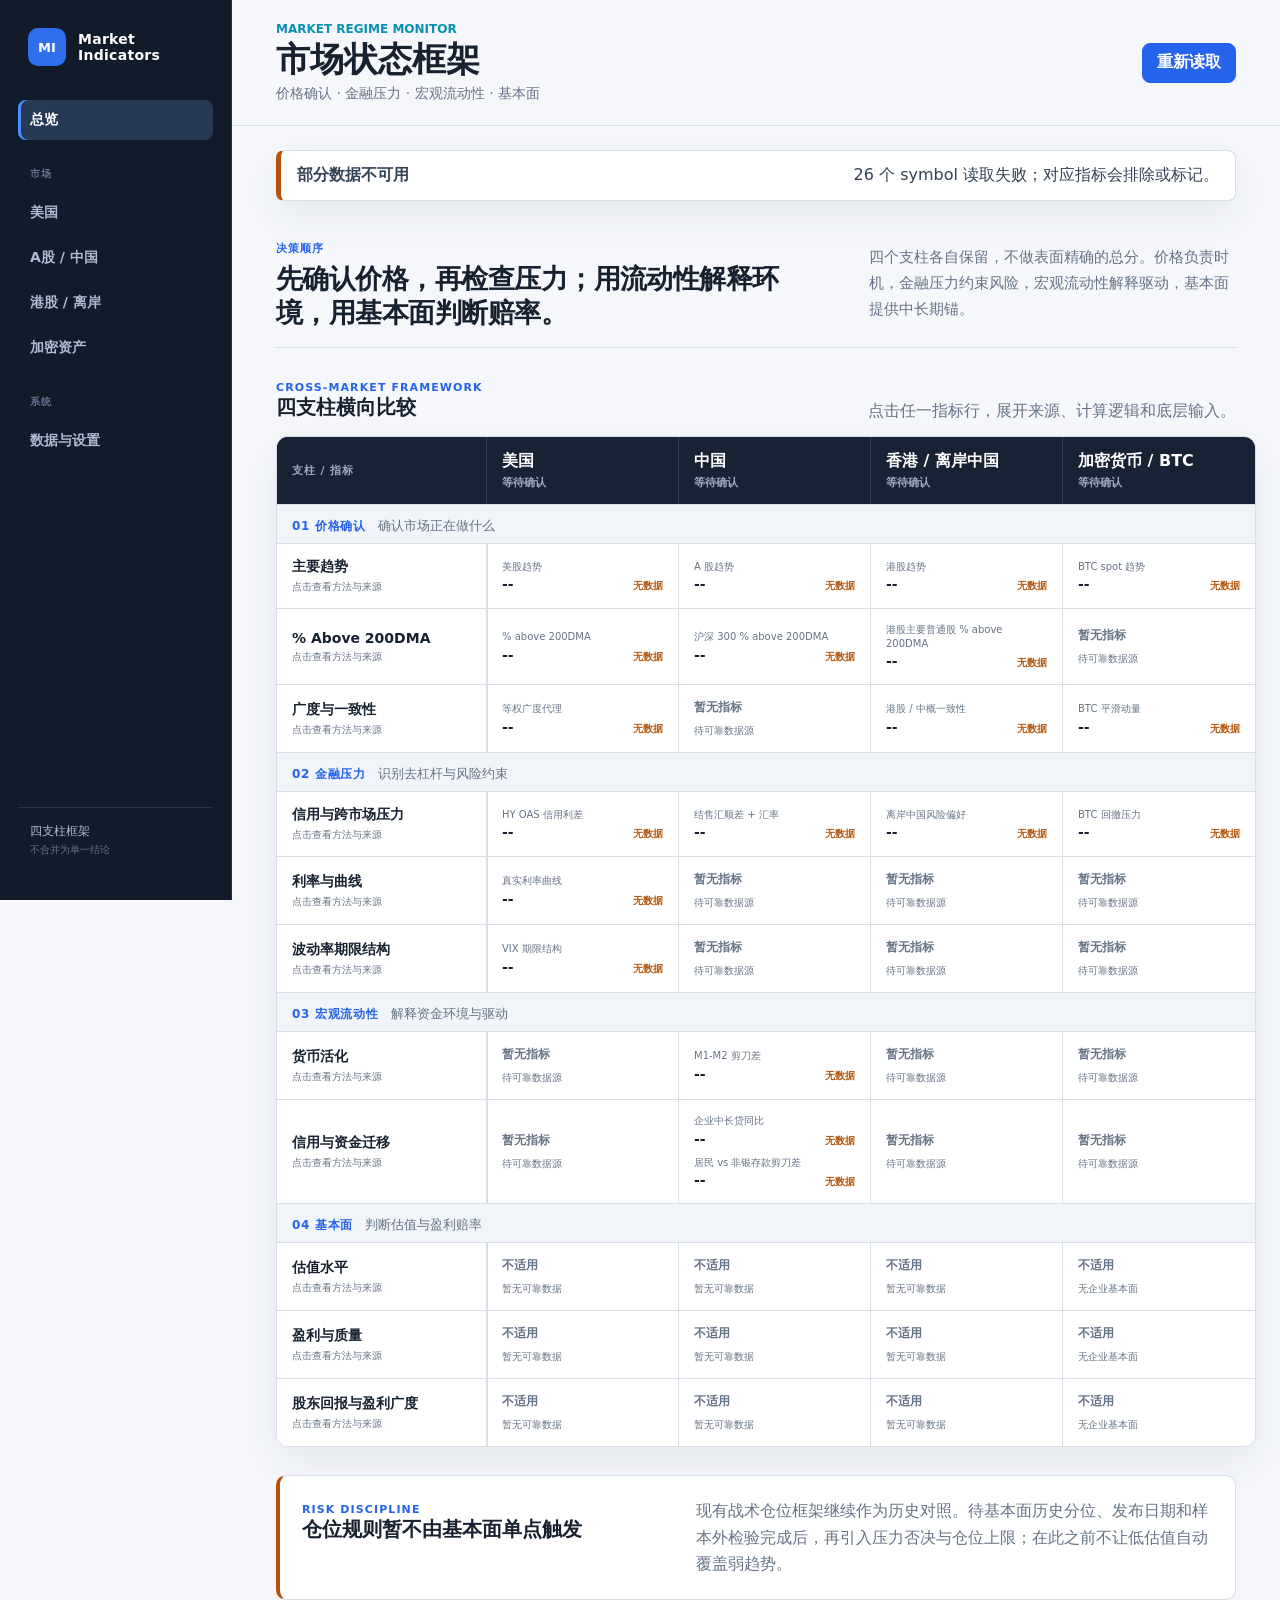
<file: index.html>
<!doctype html>
<html lang="zh-CN">
  <head>
    <meta charset="utf-8" />
    <meta name="viewport" content="width=device-width, initial-scale=1" />
    <title>市场状态框架</title>
    <link rel="stylesheet" href="styles.css" />
  </head>
  <body data-page="dashboard">
    <div class="app-layout">
      <aside class="sidebar">
        <a class="brand" href="index.html"><span>MI</span><strong>Market<br />Indicators</strong></a>
        <nav class="side-nav" aria-label="主要导航">
          <a class="active" href="index.html">总览</a>
          <span class="nav-section">市场</span>
          <a href="us.html">美国</a>
          <a href="china.html">A股 / 中国</a>
          <a href="hong-kong.html">港股 / 离岸</a>
          <a href="crypto.html">加密资产</a>
          <span class="nav-section">系统</span>
          <a href="settings.html">数据与设置</a>
        </nav>
        <div class="sidebar-foot">四支柱框架<br /><small>不合并为单一结论</small></div>
      </aside>

      <div class="app-main">
        <header class="topbar">
          <div>
            <p class="eyebrow">Market regime monitor</p>
            <h1>市场状态框架</h1>
            <p class="topbar-subtitle">价格确认 · 金融压力 · 宏观流动性 · 基本面</p>
          </div>
          <button id="refreshButton" type="button">更新快照</button>
        </header>

        <main class="page-shell">
          <section id="statusBanner" class="status-banner loading compact-banner" aria-live="polite">
            <strong>正在读取最新快照...</strong><span></span>
          </section>

          <section class="framework-intro">
            <div>
              <span class="section-kicker">决策顺序</span>
              <h2>先确认价格，再检查压力；用流动性解释环境，用基本面判断赔率。</h2>
            </div>
            <p>四个支柱各自保留，不做表面精确的总分。价格负责时机，金融压力约束风险，宏观流动性解释驱动，基本面提供中长期锚。</p>
          </section>

          <section class="section-block framework-table-section">
            <div class="section-heading"><div><span class="section-kicker">Cross-market framework</span><h2>四支柱横向比较</h2></div><p>点击任一指标行，展开来源、计算逻辑和底层输入。</p></div>
            <div id="frameworkMatrix" class="framework-matrix" aria-live="polite"></div>
          </section>

          <section class="section-block exposure-note">
            <div><span class="section-kicker">Risk discipline</span><h2>仓位规则暂不由基本面单点触发</h2></div>
            <p>现有战术仓位框架继续作为历史对照。待基本面历史分位、发布日期和样本外检验完成后，再引入压力否决与仓位上限；在此之前不让低估值自动覆盖弱趋势。</p>
          </section>
        </main>
      </div>
    </div>
    <script src="config.js"></script>
    <script type="module" src="app.js"></script>
  </body>
</html>
</file>
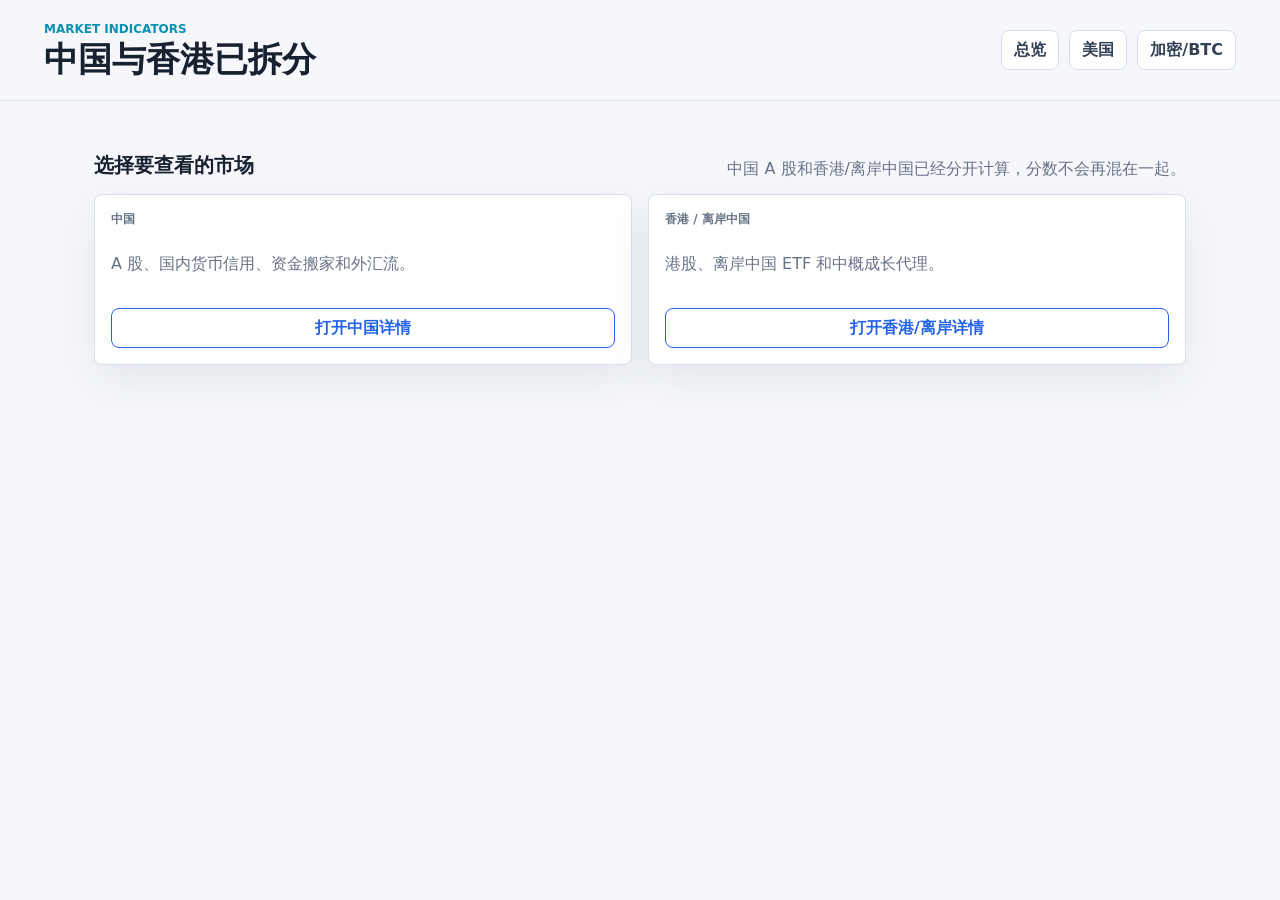
<file: china-hk.html>
<!doctype html>
<html lang="zh-CN">
  <head>
    <meta charset="utf-8" />
    <meta name="viewport" content="width=device-width, initial-scale=1" />
    <title>中国与香港入口 - Market Indicators</title>
    <link rel="stylesheet" href="styles.css" />
  </head>
  <body>
    <header class="topbar">
      <div>
        <p class="eyebrow">Market Indicators</p>
        <h1>中国与香港已拆分</h1>
      </div>
      <div class="topbar-actions">
        <a class="nav-button" href="index.html">总览</a>
        <a class="nav-button" href="us.html">美国</a>
        <a class="nav-button" href="crypto.html">加密/BTC</a>
      </div>
    </header>

    <main class="page-shell detail-page-shell">
      <section class="section-block">
        <div class="section-heading">
          <h2>选择要查看的市场</h2>
          <p>中国 A 股和香港/离岸中国已经分开计算，分数不会再混在一起。</p>
        </div>
        <div class="segments-grid legacy-split-grid">
          <article class="segment-card compact-segment-card">
            <div class="panel-label">中国</div>
            <p class="segment-description">A 股、国内货币信用、资金搬家和外汇流。</p>
            <a class="detail-link" href="china.html">打开中国详情</a>
          </article>
          <article class="segment-card compact-segment-card">
            <div class="panel-label">香港 / 离岸中国</div>
            <p class="segment-description">港股、离岸中国 ETF 和中概成长代理。</p>
            <a class="detail-link" href="hong-kong.html">打开香港/离岸详情</a>
          </article>
        </div>
      </section>
    </main>
  </body>
</html>
</file>
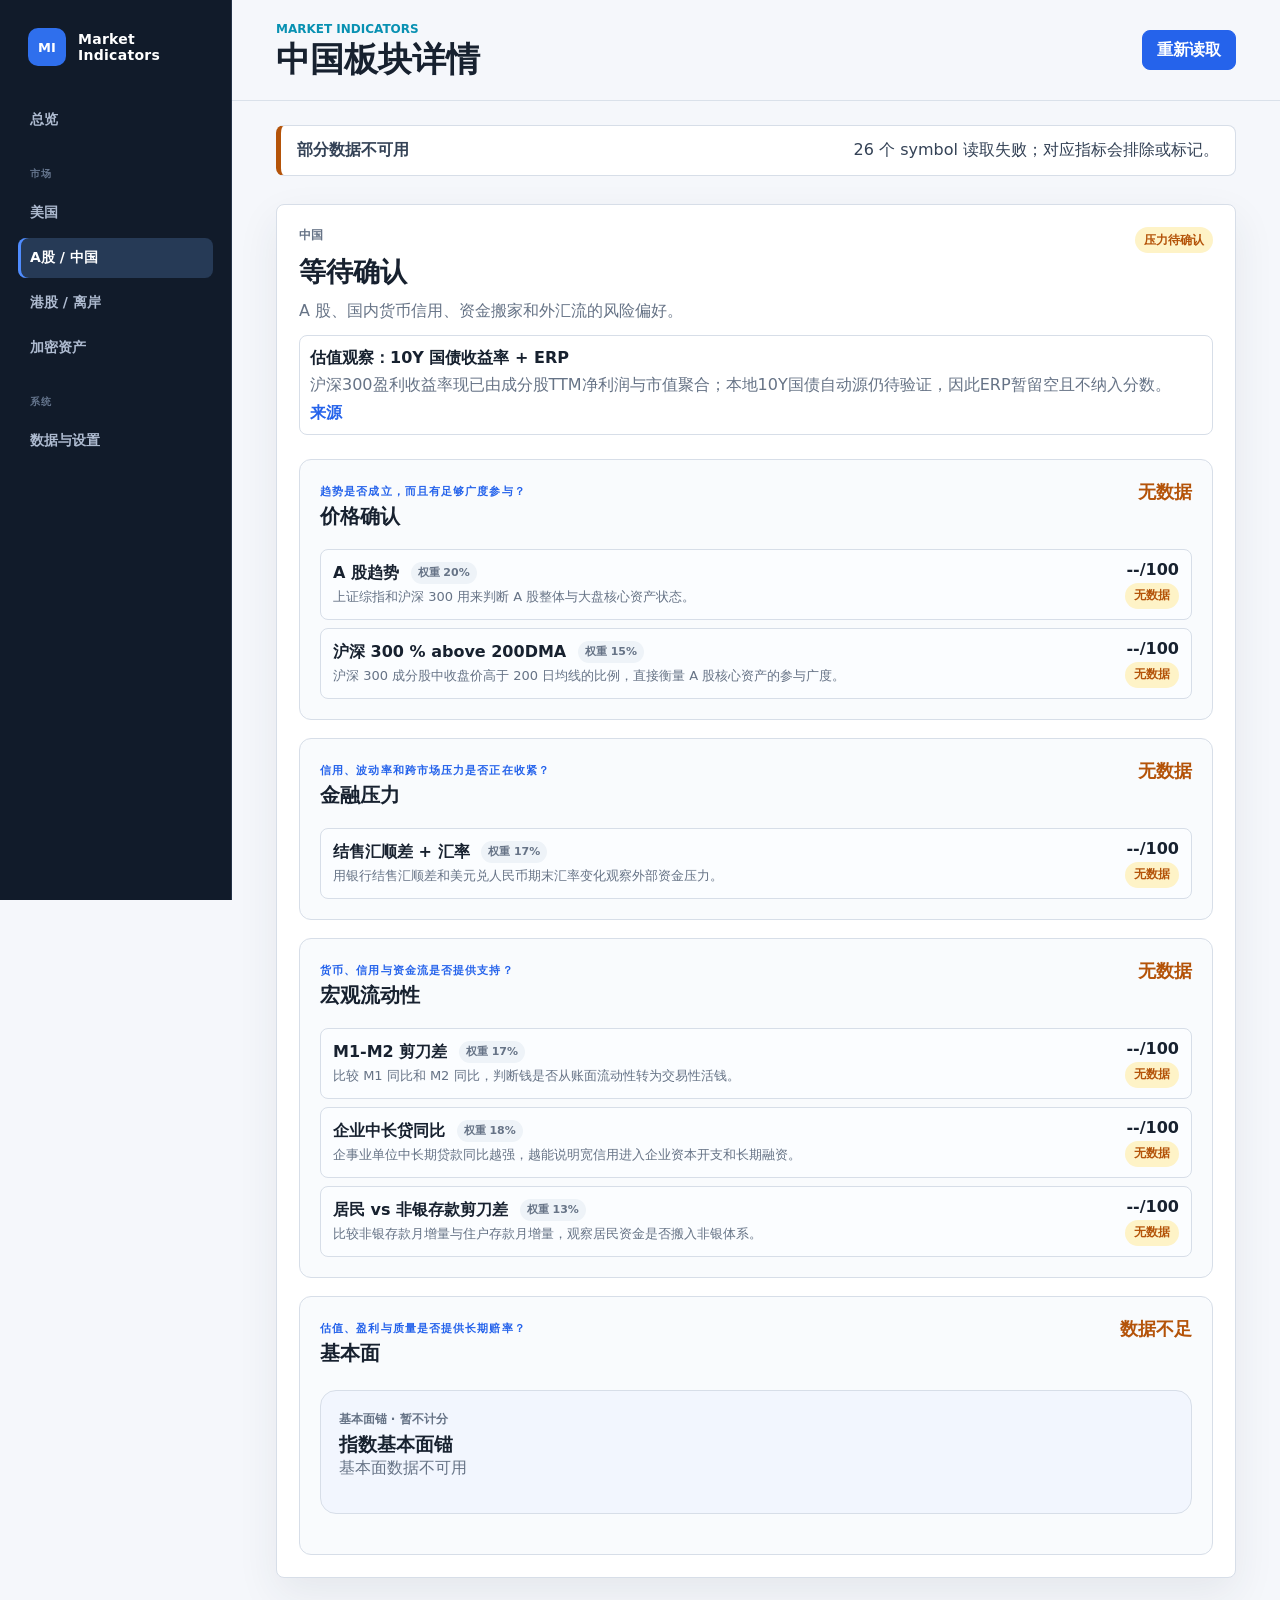
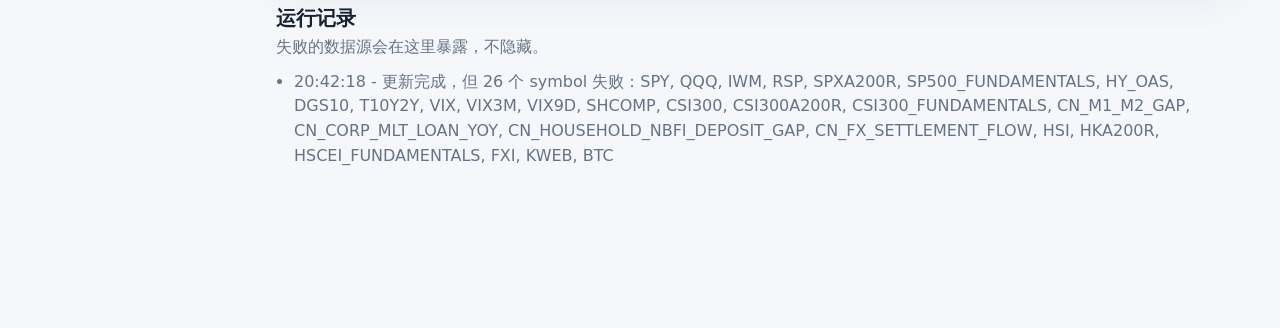
<file: china.html>
<!doctype html>
<html lang="zh-CN">
  <head>
    <meta charset="utf-8" />
    <meta name="viewport" content="width=device-width, initial-scale=1" />
    <title>中国详情 - Market Indicators</title>
    <link rel="stylesheet" href="styles.css" />
  </head>
  <body data-page="segment-detail" data-segment-id="china">
    <header class="topbar">
      <div>
        <p class="eyebrow">Market Indicators</p>
        <h1>中国板块详情</h1>
      </div>
      <div class="topbar-actions">
        <a class="nav-button" href="index.html">总览</a>
        <a class="nav-button" href="us.html">美国</a>
        <a class="nav-button" href="hong-kong.html">香港/离岸</a>
        <a class="nav-button" href="crypto.html">加密/BTC</a>
        <label class="toggle">
          <input id="autoRefreshToggle" type="checkbox" checked />
          <span>自动刷新</span>
        </label>
        <select id="refreshInterval" aria-label="刷新频率">
          <option value="30">30 秒</option>
          <option value="60" selected>60 秒</option>
          <option value="120">2 分钟</option>
          <option value="300">5 分钟</option>
        </select>
        <button id="refreshButton" type="button">刷新</button>
      </div>
    </header>

    <main class="page-shell detail-page-shell">
      <section id="statusBanner" class="status-banner loading" aria-live="polite">
        <strong>正在读取行情...</strong>
        <span>详情页会显示指标公式、权重、原始输入和数据源。</span>
      </section>

      <section class="status-panel detail-status-panel">
        <div class="panel-label">数据状态</div>
        <dl class="status-list">
          <div><dt>来源</dt><dd id="dataSource">--</dd></div>
          <div><dt>最近更新</dt><dd id="lastUpdated">--</dd></div>
          <div><dt>实时性</dt><dd id="realtimeStatus">--</dd></div>
          <div><dt>覆盖率</dt><dd id="coverageStatus">--</dd></div>
        </dl>
      </section>

      <section id="segmentDetail" class="section-block"></section>

      <section class="section-block">
        <div class="section-heading compact">
          <h2>运行记录</h2>
          <p>失败的数据源会在这里暴露，不隐藏。</p>
        </div>
        <ul id="eventLog" class="event-log"></ul>
      </section>
    </main>

    <script src="config.js"></script>
    <script type="module" src="app.js"></script>
  </body>
</html>
</file>
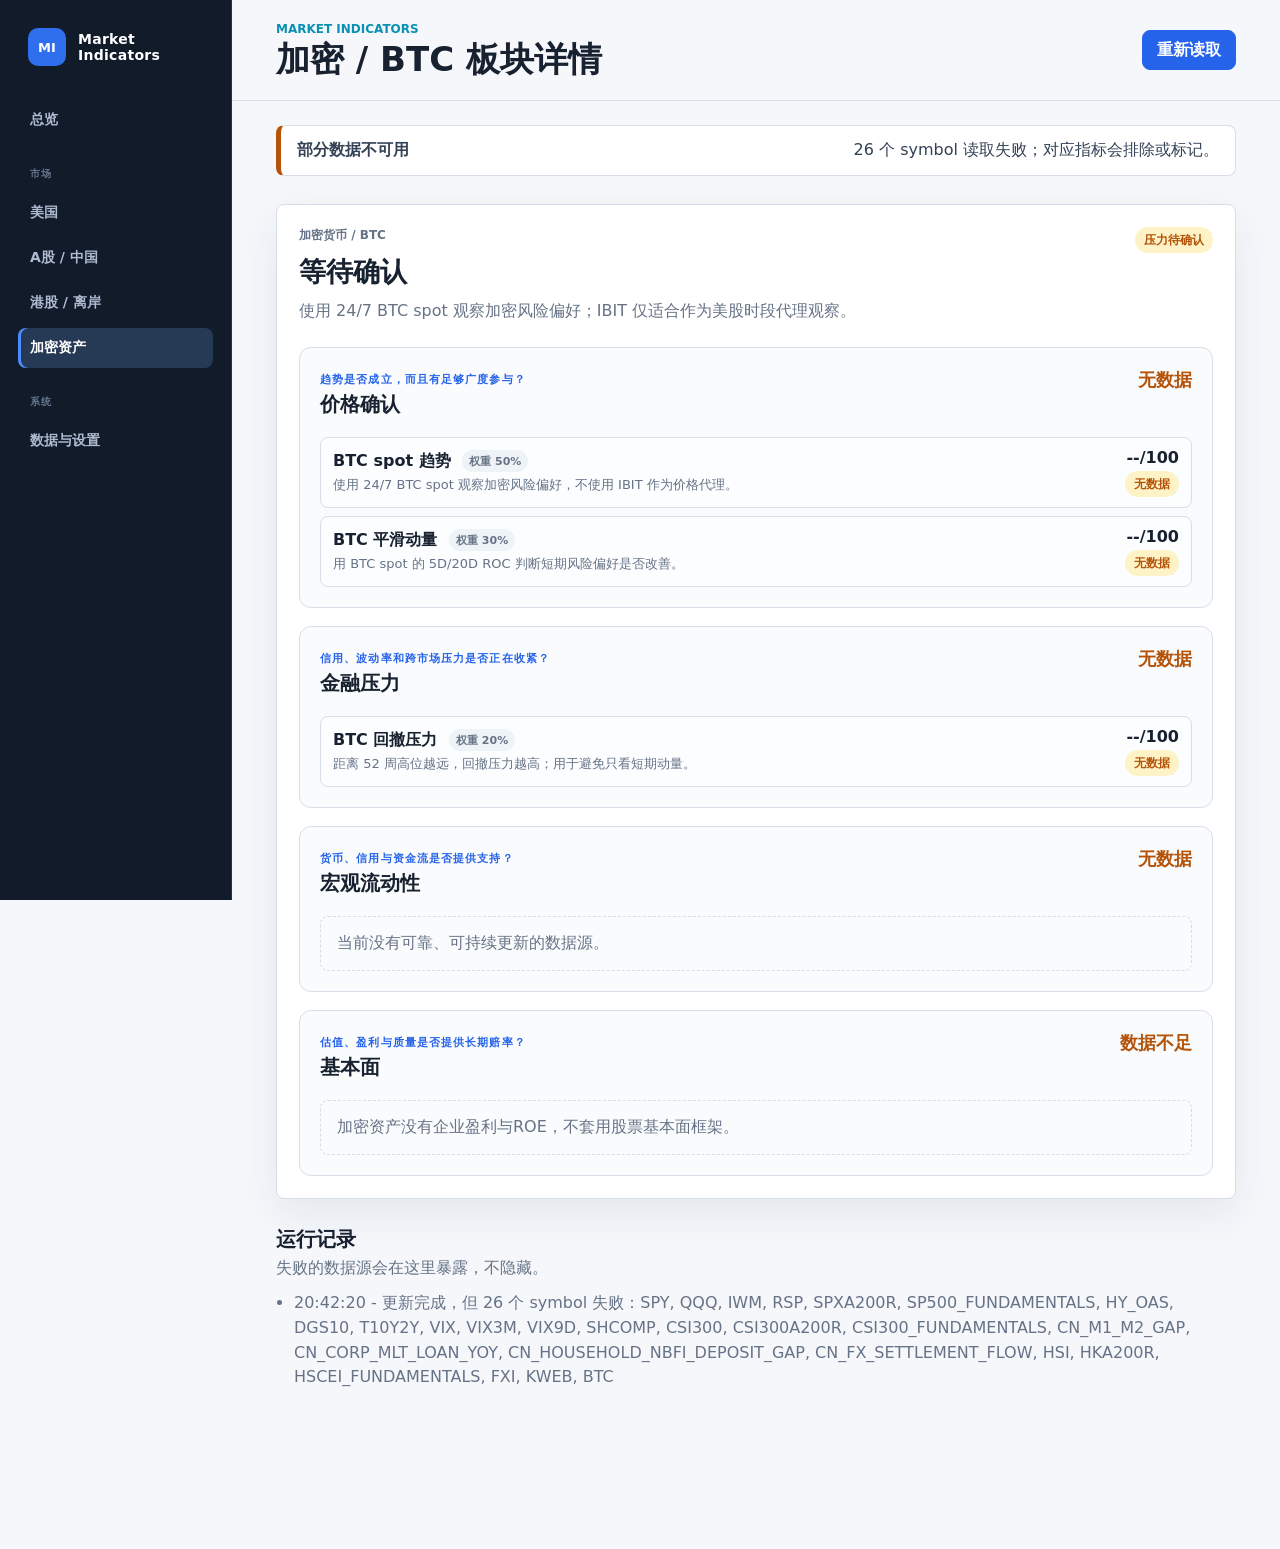
<file: crypto.html>
<!doctype html>
<html lang="zh-CN">
  <head>
    <meta charset="utf-8" />
    <meta name="viewport" content="width=device-width, initial-scale=1" />
    <title>加密/BTC详情 - Market Indicators</title>
    <link rel="stylesheet" href="styles.css" />
  </head>
  <body data-page="segment-detail" data-segment-id="crypto">
    <header class="topbar">
      <div>
        <p class="eyebrow">Market Indicators</p>
        <h1>加密 / BTC 板块详情</h1>
      </div>
      <div class="topbar-actions">
        <a class="nav-button" href="index.html">总览</a>
        <a class="nav-button" href="us.html">美国</a>
        <a class="nav-button" href="china.html">中国</a>
        <a class="nav-button" href="hong-kong.html">香港/离岸</a>
        <label class="toggle">
          <input id="autoRefreshToggle" type="checkbox" checked />
          <span>自动刷新</span>
        </label>
        <select id="refreshInterval" aria-label="刷新频率">
          <option value="30">30 秒</option>
          <option value="60" selected>60 秒</option>
          <option value="120">2 分钟</option>
          <option value="300">5 分钟</option>
        </select>
        <button id="refreshButton" type="button">刷新</button>
      </div>
    </header>

    <main class="page-shell detail-page-shell">
      <section id="statusBanner" class="status-banner loading" aria-live="polite">
        <strong>正在读取行情...</strong>
        <span>详情页会显示指标公式、权重、原始输入和数据源。</span>
      </section>

      <section class="status-panel detail-status-panel">
        <div class="panel-label">数据状态</div>
        <dl class="status-list">
          <div><dt>来源</dt><dd id="dataSource">--</dd></div>
          <div><dt>最近更新</dt><dd id="lastUpdated">--</dd></div>
          <div><dt>实时性</dt><dd id="realtimeStatus">--</dd></div>
          <div><dt>覆盖率</dt><dd id="coverageStatus">--</dd></div>
        </dl>
      </section>

      <section id="segmentDetail" class="section-block"></section>

      <section class="section-block">
        <div class="section-heading compact">
          <h2>运行记录</h2>
          <p>失败的数据源会在这里暴露，不隐藏。</p>
        </div>
        <ul id="eventLog" class="event-log"></ul>
      </section>
    </main>

    <script src="config.js"></script>
    <script type="module" src="app.js"></script>
  </body>
</html>
</file>
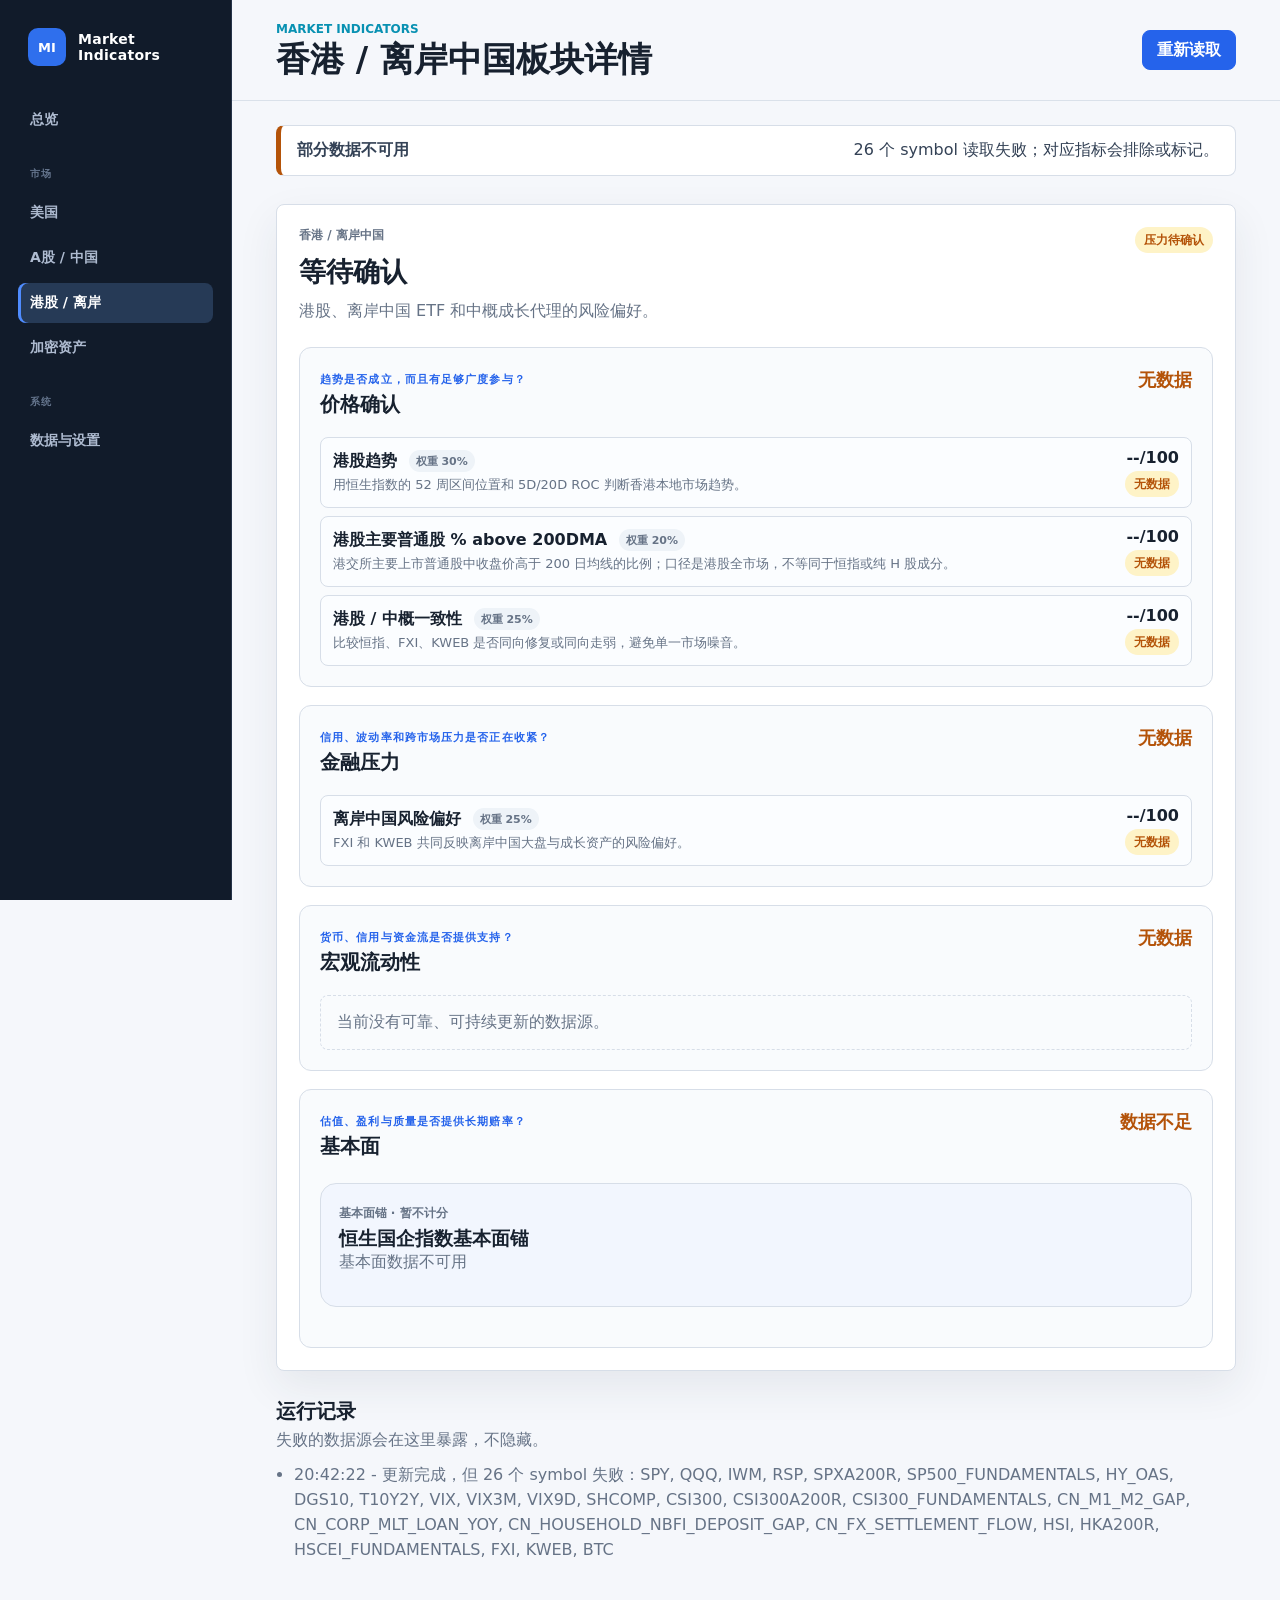
<file: hong-kong.html>
<!doctype html>
<html lang="zh-CN">
  <head>
    <meta charset="utf-8" />
    <meta name="viewport" content="width=device-width, initial-scale=1" />
    <title>香港/离岸中国详情 - Market Indicators</title>
    <link rel="stylesheet" href="styles.css" />
  </head>
  <body data-page="segment-detail" data-segment-id="hong_kong">
    <header class="topbar">
      <div>
        <p class="eyebrow">Market Indicators</p>
        <h1>香港 / 离岸中国板块详情</h1>
      </div>
      <div class="topbar-actions">
        <a class="nav-button" href="index.html">总览</a>
        <a class="nav-button" href="us.html">美国</a>
        <a class="nav-button" href="china.html">中国</a>
        <a class="nav-button" href="crypto.html">加密/BTC</a>
        <label class="toggle">
          <input id="autoRefreshToggle" type="checkbox" checked />
          <span>自动刷新</span>
        </label>
        <select id="refreshInterval" aria-label="刷新频率">
          <option value="30">30 秒</option>
          <option value="60" selected>60 秒</option>
          <option value="120">2 分钟</option>
          <option value="300">5 分钟</option>
        </select>
        <button id="refreshButton" type="button">刷新</button>
      </div>
    </header>

    <main class="page-shell detail-page-shell">
      <section id="statusBanner" class="status-banner loading" aria-live="polite">
        <strong>正在读取行情...</strong>
        <span>详情页会显示指标公式、权重、原始输入和数据源。</span>
      </section>

      <section class="status-panel detail-status-panel">
        <div class="panel-label">数据状态</div>
        <dl class="status-list">
          <div><dt>来源</dt><dd id="dataSource">--</dd></div>
          <div><dt>最近更新</dt><dd id="lastUpdated">--</dd></div>
          <div><dt>实时性</dt><dd id="realtimeStatus">--</dd></div>
          <div><dt>覆盖率</dt><dd id="coverageStatus">--</dd></div>
        </dl>
      </section>

      <section id="segmentDetail" class="section-block"></section>

      <section class="section-block">
        <div class="section-heading compact">
          <h2>运行记录</h2>
          <p>失败的数据源会在这里暴露，不隐藏。</p>
        </div>
        <ul id="eventLog" class="event-log"></ul>
      </section>
    </main>

    <script src="config.js"></script>
    <script type="module" src="app.js"></script>
  </body>
</html>
</file>
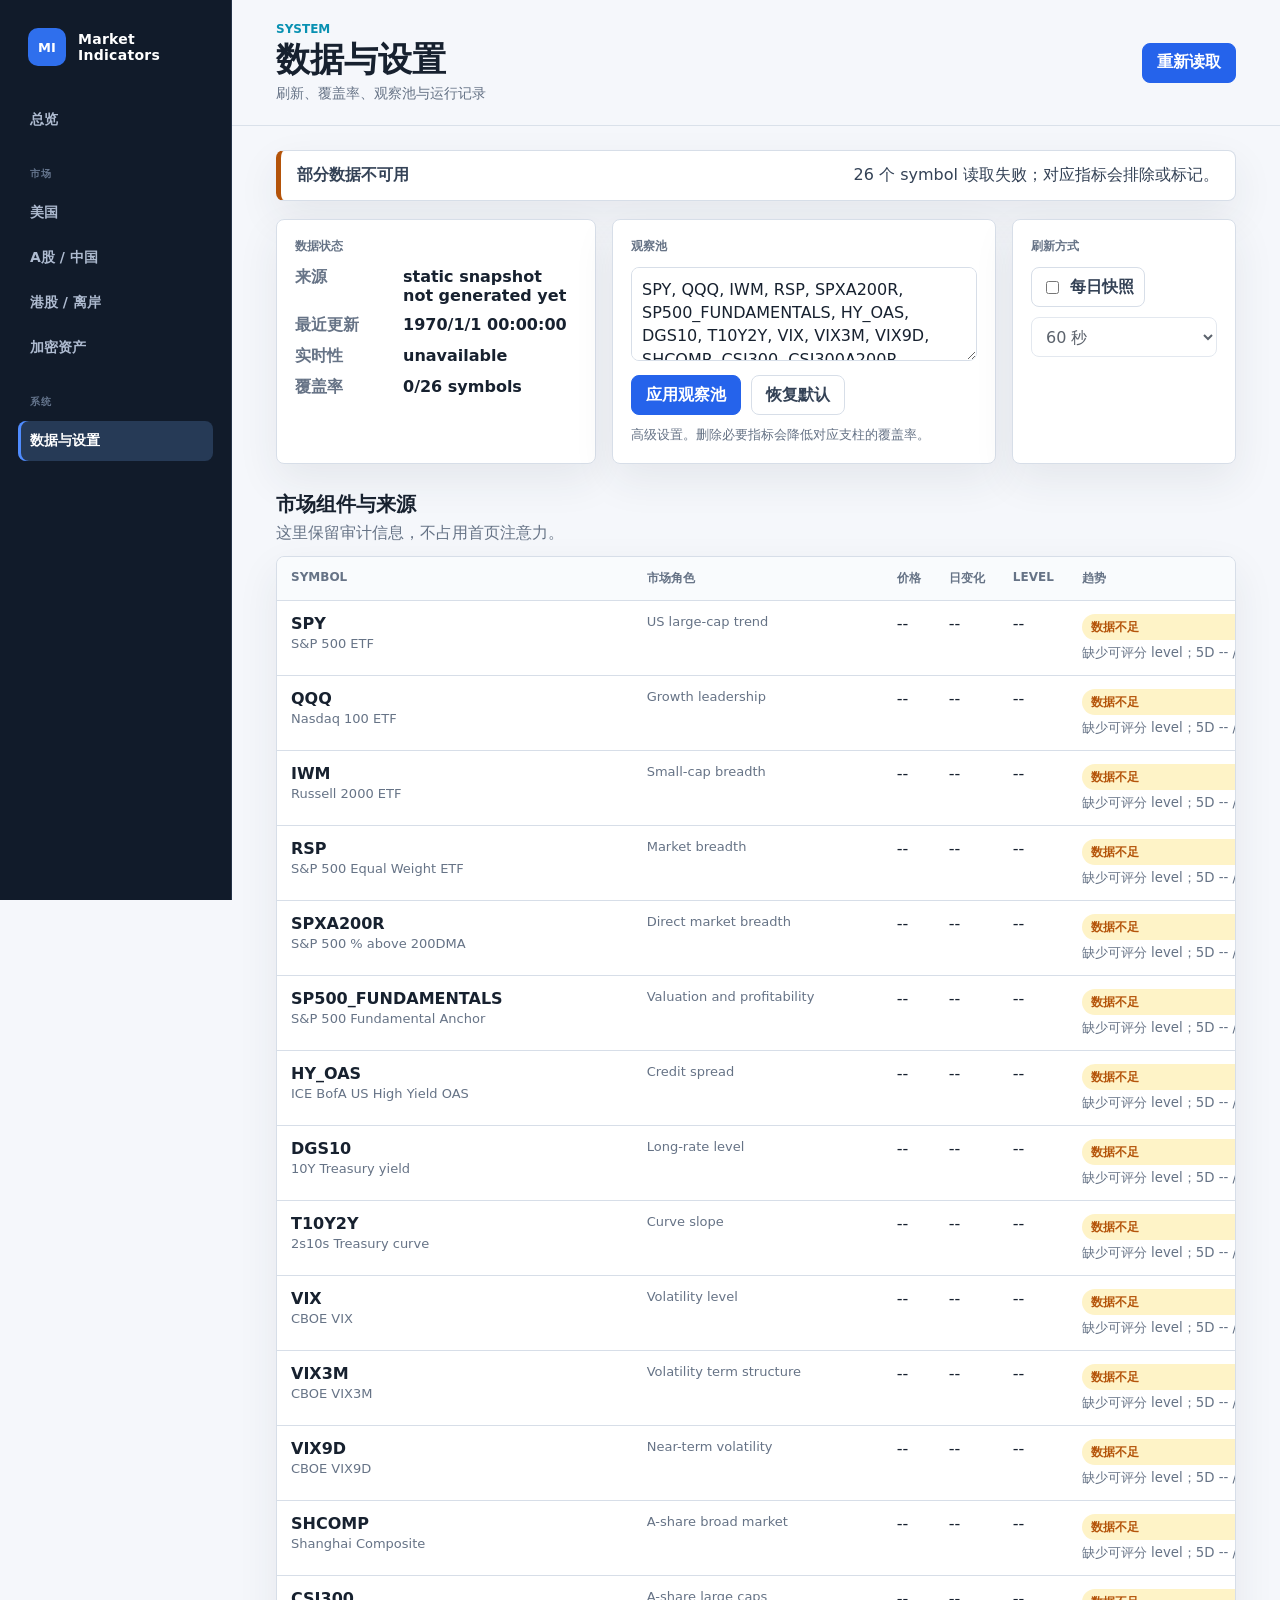
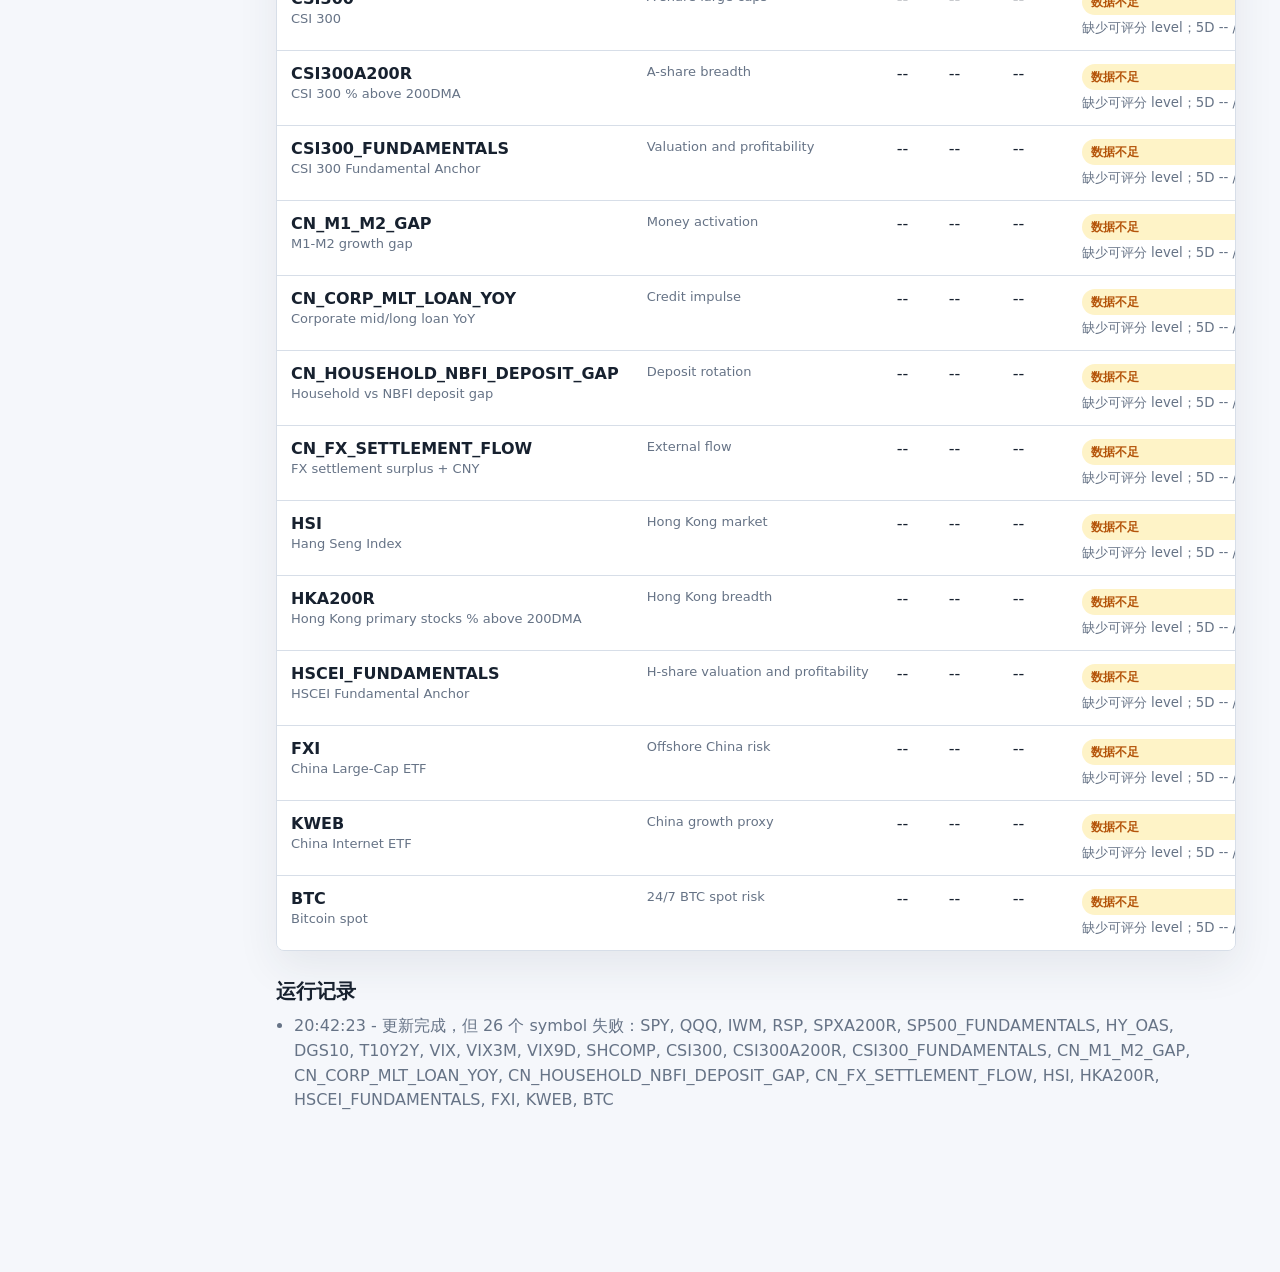
<file: settings.html>
<!doctype html>
<html lang="zh-CN">
  <head><meta charset="utf-8" /><meta name="viewport" content="width=device-width, initial-scale=1" /><title>数据与设置 - Market Indicators</title><link rel="stylesheet" href="styles.css" /></head>
  <body data-page="settings">
    <div class="app-layout">
      <aside class="sidebar">
        <a class="brand" href="index.html"><span>MI</span><strong>Market<br />Indicators</strong></a>
        <nav class="side-nav"><a href="index.html">总览</a><span class="nav-section">市场</span><a href="us.html">美国</a><a href="china.html">A股 / 中国</a><a href="hong-kong.html">港股 / 离岸</a><a href="crypto.html">加密资产</a><span class="nav-section">系统</span><a class="active" href="settings.html">数据与设置</a></nav>
      </aside>
      <div class="app-main">
        <header class="topbar"><div><p class="eyebrow">System</p><h1>数据与设置</h1><p class="topbar-subtitle">刷新、覆盖率、观察池与运行记录</p></div><button id="refreshButton" type="button">更新快照</button></header>
        <main class="page-shell">
          <section id="statusBanner" class="status-banner loading" aria-live="polite"><strong>正在读取...</strong><span></span></section>
          <section class="settings-grid">
            <article class="status-panel"><div class="panel-label">数据状态</div><dl class="status-list"><div><dt>来源</dt><dd id="dataSource">--</dd></div><div><dt>最近更新</dt><dd id="lastUpdated">--</dd></div><div><dt>实时性</dt><dd id="realtimeStatus">--</dd></div><div><dt>覆盖率</dt><dd id="coverageStatus">--</dd></div></dl></article>
            <article class="watchlist-panel"><div class="panel-label">观察池</div><textarea id="symbolInput" spellcheck="false"></textarea><div class="watchlist-actions"><button id="applySymbolsButton">应用观察池</button><button id="resetSymbolsButton" class="secondary">恢复默认</button></div><p class="field-help">高级设置。删除必要指标会降低对应支柱的覆盖率。</p></article>
            <article class="status-panel"><div class="panel-label">刷新方式</div><label class="toggle"><input id="autoRefreshToggle" type="checkbox" checked /><span>自动刷新</span></label><select id="refreshInterval"><option value="30">30 秒</option><option value="60" selected>60 秒</option><option value="120">2 分钟</option><option value="300">5 分钟</option></select></article>
          </section>
          <section class="section-block"><div class="section-heading compact"><h2>市场组件与来源</h2><p>这里保留审计信息，不占用首页注意力。</p></div><div class="table-wrap"><table><thead><tr><th>Symbol</th><th>市场角色</th><th>价格</th><th>日变化</th><th>Level</th><th>趋势</th><th>频率 / as-of</th><th>数据源</th></tr></thead><tbody id="marketTableBody"></tbody></table></div></section>
          <section class="section-block"><div class="section-heading compact"><h2>运行记录</h2></div><ul id="eventLog" class="event-log"></ul></section>
        </main>
      </div>
    </div>
    <script src="config.js"></script><script type="module" src="app.js"></script>
  </body>
</html>
</file>
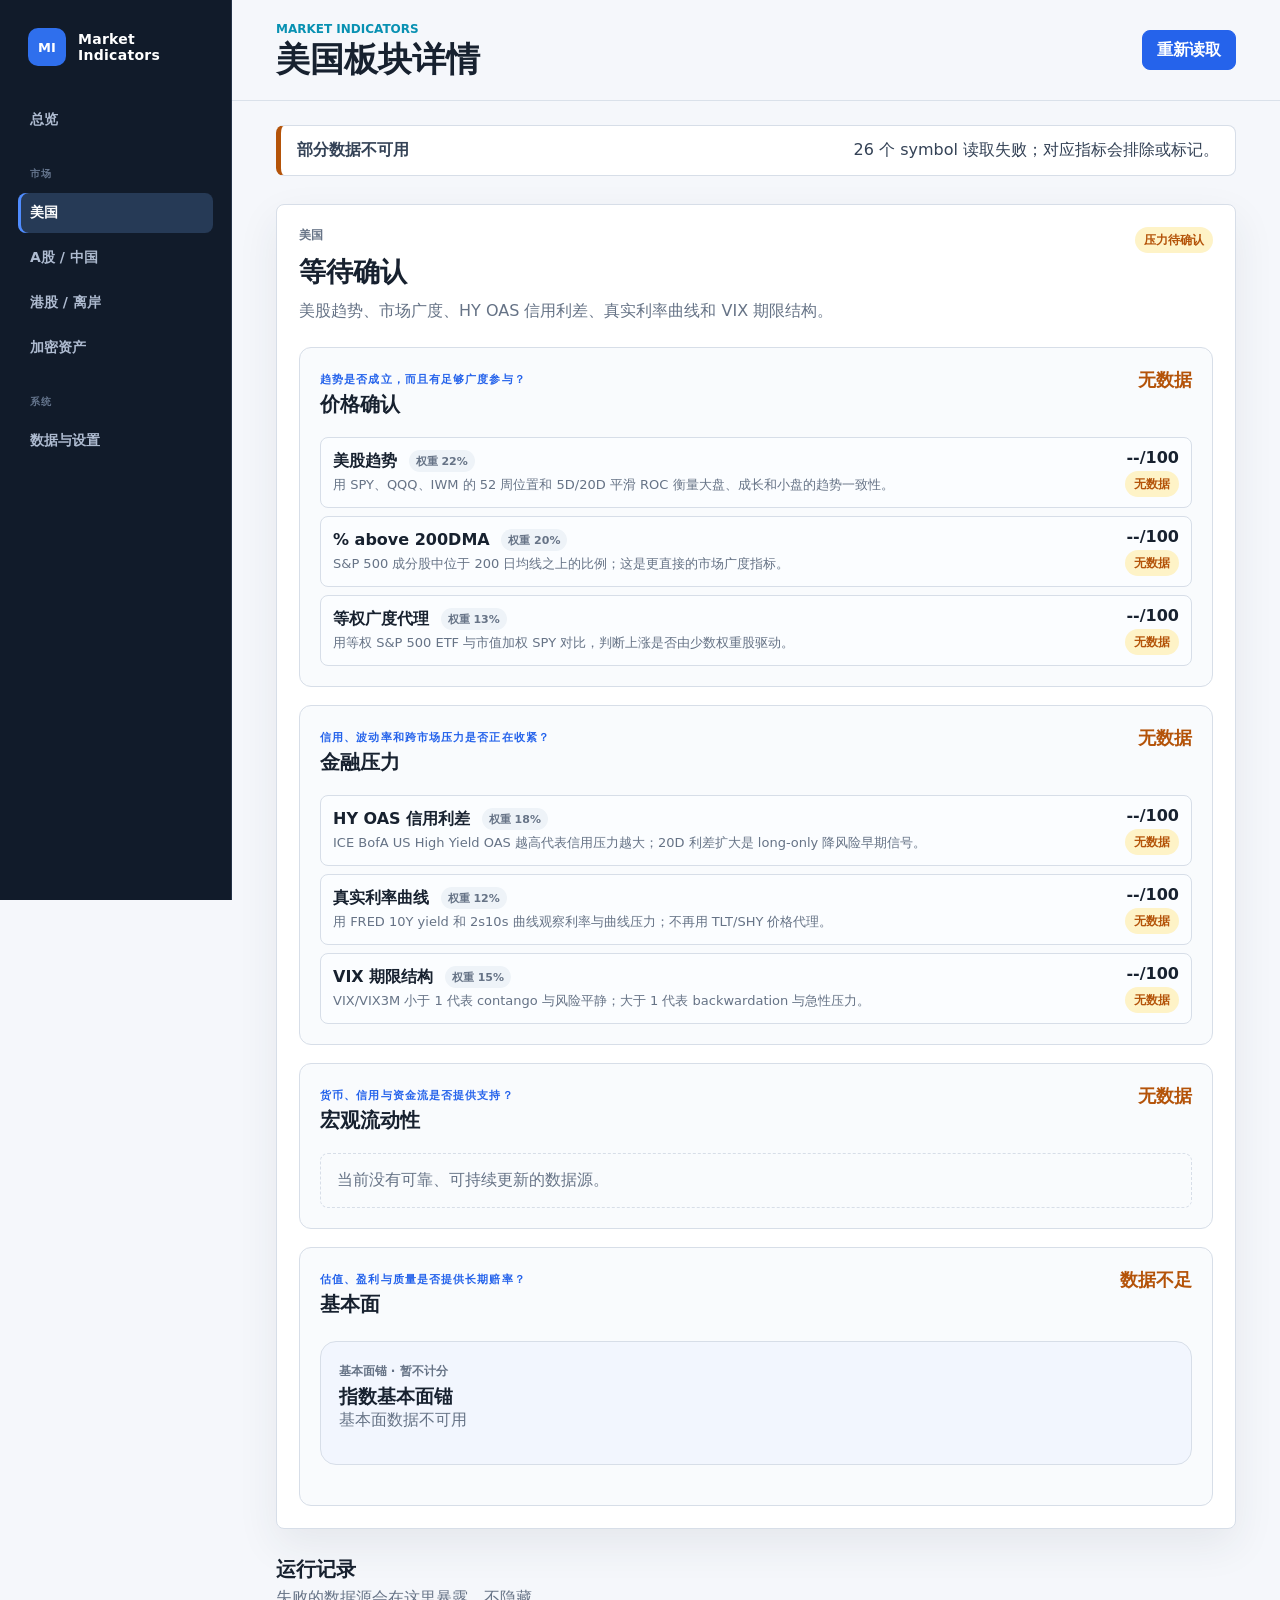
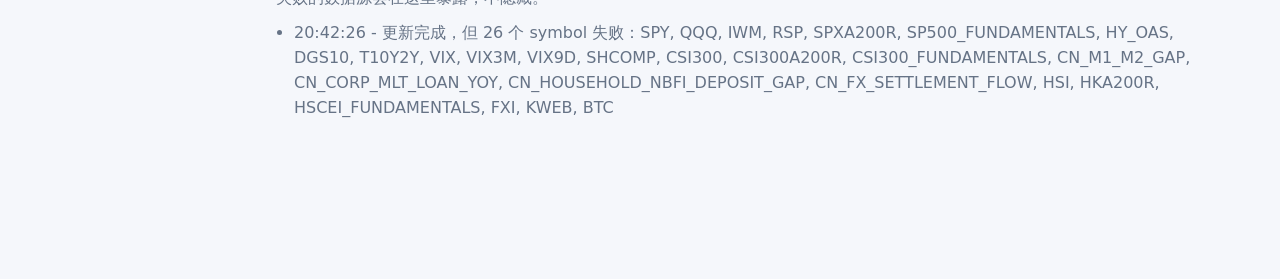
<file: us.html>
<!doctype html>
<html lang="zh-CN">
  <head>
    <meta charset="utf-8" />
    <meta name="viewport" content="width=device-width, initial-scale=1" />
    <title>美国详情 - Market Indicators</title>
    <link rel="stylesheet" href="styles.css" />
  </head>
  <body data-page="segment-detail" data-segment-id="us">
    <header class="topbar">
      <div>
        <p class="eyebrow">Market Indicators</p>
        <h1>美国板块详情</h1>
      </div>
      <div class="topbar-actions">
        <a class="nav-button" href="index.html">总览</a>
        <a class="nav-button" href="china.html">中国</a>
        <a class="nav-button" href="hong-kong.html">香港/离岸</a>
        <a class="nav-button" href="crypto.html">加密/BTC</a>
        <label class="toggle">
          <input id="autoRefreshToggle" type="checkbox" checked />
          <span>自动刷新</span>
        </label>
        <select id="refreshInterval" aria-label="刷新频率">
          <option value="30">30 秒</option>
          <option value="60" selected>60 秒</option>
          <option value="120">2 分钟</option>
          <option value="300">5 分钟</option>
        </select>
        <button id="refreshButton" type="button">刷新</button>
      </div>
    </header>

    <main class="page-shell detail-page-shell">
      <section id="statusBanner" class="status-banner loading" aria-live="polite">
        <strong>正在读取行情...</strong>
        <span>详情页会显示指标公式、权重、原始输入和数据源。</span>
      </section>

      <section class="status-panel detail-status-panel">
        <div class="panel-label">数据状态</div>
        <dl class="status-list">
          <div><dt>来源</dt><dd id="dataSource">--</dd></div>
          <div><dt>最近更新</dt><dd id="lastUpdated">--</dd></div>
          <div><dt>实时性</dt><dd id="realtimeStatus">--</dd></div>
          <div><dt>覆盖率</dt><dd id="coverageStatus">--</dd></div>
        </dl>
      </section>

      <section id="segmentDetail" class="section-block"></section>

      <section class="section-block">
        <div class="section-heading compact">
          <h2>运行记录</h2>
          <p>失败的数据源会在这里暴露，不隐藏。</p>
        </div>
        <ul id="eventLog" class="event-log"></ul>
      </section>
    </main>

    <script src="config.js"></script>
    <script type="module" src="app.js"></script>
  </body>
</html>
</file>
<file: styles.css>
:root {
  color-scheme: light;
  --bg: #f5f7fb;
  --surface: #ffffff;
  --surface-2: #eef3f8;
  --border: #d7dee8;
  --text: #17212f;
  --muted: #667386;
  --blue: #2563eb;
  --cyan: #0891b2;
  --green: #15803d;
  --amber: #b45309;
  --red: #b91c1c;
  --ink-soft: #344256;
  --shadow: 0 16px 42px rgba(35, 48, 70, 0.08);
  --line: var(--border);
  --panel: var(--surface);
  --accent: var(--blue);
  font-family:
    Inter, ui-sans-serif, system-ui, -apple-system, BlinkMacSystemFont, "Segoe UI",
    sans-serif;
}

* {
  box-sizing: border-box;
}

body {
  margin: 0;
  background: var(--bg);
  color: var(--text);
}

.app-layout { min-height: 100vh; }
.sidebar {
  position: fixed; inset: 0 auto 0 0; z-index: 30; width: 232px;
  display: flex; flex-direction: column; padding: 28px 18px;
  border-right: 1px solid #263449; background: #111b2a; color: #fff;
}
.brand { display: flex; align-items: center; gap: 12px; margin: 0 10px 34px; color: #fff; text-decoration: none; }
.brand:hover { text-decoration: none; }
.brand > span { display: grid; place-items: center; width: 38px; height: 38px; border-radius: 10px; background: #2f6fed; font-size: 13px; font-weight: 900; }
.brand strong { font-size: 14px; line-height: 1.15; letter-spacing: .02em; }
.side-nav { display: grid; gap: 5px; }
.side-nav a { padding: 11px 12px; border-radius: 8px; color: #aebbd0; font-size: 14px; font-weight: 700; text-decoration: none; }
.side-nav a:hover { background: #1c2a3d; color: #fff; text-decoration: none; }
.side-nav a.active { background: #263a56; color: #fff; box-shadow: inset 3px 0 #4f8cff; }
.nav-section { margin: 22px 12px 7px; color: #65758d; font-size: 10px; font-weight: 900; letter-spacing: .12em; text-transform: uppercase; }
.sidebar-foot { margin-top: auto; padding: 14px 12px; border-top: 1px solid #263449; color: #aebbd0; font-size: 12px; line-height: 1.5; }
.sidebar-foot small { color: #65758d; }
.app-main { min-width: 0; margin-left: 232px; }

button,
select,
textarea,
input {
  font: inherit;
}

button,
select {
  min-height: 40px;
}

button {
  border: 1px solid var(--blue);
  border-radius: 8px;
  background: var(--blue);
  color: #ffffff;
  cursor: pointer;
  padding: 0 14px;
  font-weight: 700;
}

.nav-button,
.segment-nav a,
.detail-link {
  display: inline-flex;
  align-items: center;
  justify-content: center;
  min-height: 40px;
  padding: 0 12px;
  border: 1px solid var(--border);
  border-radius: 8px;
  background: #ffffff;
  color: var(--ink-soft);
  font-weight: 800;
  text-decoration: none;
}

.nav-button:hover,
.segment-nav a:hover,
.detail-link:hover {
  border-color: var(--blue);
  color: var(--blue);
  text-decoration: none;
}

button.secondary {
  border-color: var(--border);
  background: #ffffff;
  color: var(--ink-soft);
}

button:disabled {
  cursor: wait;
  opacity: 0.65;
}

select,
textarea {
  border: 1px solid var(--border);
  border-radius: 8px;
  background: #ffffff;
  color: var(--text);
}

.topbar {
  position: sticky;
  top: 0;
  z-index: 10;
  display: flex;
  align-items: center;
  justify-content: space-between;
  gap: 24px;
  padding: 22px clamp(18px, 4vw, 44px);
  border-bottom: 1px solid rgba(215, 222, 232, 0.86);
  background: rgba(245, 247, 251, 0.94);
  backdrop-filter: blur(12px);
}
.topbar-subtitle { margin: 7px 0 0; color: var(--muted); font-size: 14px; }
.section-kicker { color: var(--blue); font-size: 11px; font-weight: 900; letter-spacing: .1em; text-transform: uppercase; }
.framework-intro { display: grid; grid-template-columns: minmax(0, 1.35fr) minmax(300px, .9fr); gap: 42px; align-items: center; padding: 18px 0; border-bottom: 1px solid var(--border); }
.framework-intro h2 { max-width: 720px; margin: 6px 0 0; font-size: clamp(22px, 2.1vw, 30px); line-height: 1.25; letter-spacing: -.02em; }
.framework-intro p { max-width: 520px; margin: 0; color: var(--muted); font-size: 15px; line-height: 1.75; }
.compact-banner { margin-bottom: 0; box-shadow: none; }
body[data-page="dashboard"] .status-banner.success { display: none; }
.pillar-overview-grid { display: grid; grid-template-columns: repeat(4, minmax(0, 1fr)); border: 1px solid var(--border); border-radius: 12px; background: #fff; box-shadow: var(--shadow); overflow: hidden; }
.pillar-column { min-width: 0; padding: 20px; border-right: 1px solid var(--border); }
.pillar-column:last-child { border-right: 0; }
.pillar-number { color: #9aa7b9; font-size: 11px; font-weight: 900; }
.pillar-column h3 { margin: 10px 0 6px; font-size: 19px; }
.pillar-column > p { min-height: 42px; color: var(--muted); font-size: 13px; line-height: 1.5; }
.pillar-market-list { display: grid; gap: 2px; margin-top: 16px; }
.pillar-market-list a { display: flex; justify-content: space-between; gap: 8px; padding: 9px 0; border-top: 1px solid #edf1f6; color: var(--muted); font-size: 13px; }
.pillar-market-list strong { color: var(--text); }
.pillar-market-list strong.good { color: var(--green); }.pillar-market-list strong.bad { color: var(--red); }
.market-state-title { max-width: 210px; font-size: 27px !important; line-height: 1.15 !important; }
.market-pillar-strip { display: grid; grid-template-columns: repeat(2, 1fr); gap: 7px; }
.pillar-mini { display: grid; gap: 5px; padding: 9px; border: 1px solid var(--border); border-radius: 8px; background: #f9fbfd; }
.pillar-mini span { color: var(--muted); font-size: 11px; }.pillar-mini strong { font-size: 15px; }
.exposure-note { display: grid; grid-template-columns: minmax(260px,.7fr) 1fr; gap: 32px; padding: 22px; border: 1px solid var(--border); border-left: 4px solid var(--amber); border-radius: 10px; background: #fff; }
.exposure-note p { margin: 0; color: var(--muted); line-height: 1.65; }
.pillar-detail-list { display: grid; gap: 18px; margin-top: 24px; }
.pillar-detail-section { scroll-margin-top: 110px; padding: 20px; border: 1px solid var(--border); border-radius: 12px; background: #f9fbfd; }
.pillar-detail-head { display: flex; justify-content: space-between; align-items: start; gap: 18px; margin-bottom: 16px; }
.pillar-detail-head h2 { margin-top: 5px; }
.pillar-detail-score { font-size: 18px; font-weight: 900; white-space: nowrap; }.pillar-detail-score.good { color: var(--green); }.pillar-detail-score.bad { color: var(--red); }.pillar-detail-score.neutral { color: var(--amber); }
.pillar-empty { margin: 0; padding: 16px; border: 1px dashed var(--border); border-radius: 8px; color: var(--muted); }
.settings-grid { display: grid; grid-template-columns: 1fr 1.2fr .7fr; gap: 16px; }
.settings-grid > article { padding: 18px; border: 1px solid var(--border); border-radius: 8px; background: #fff; box-shadow: var(--shadow); }
.settings-grid select { width: 100%; margin-top: 10px; padding: 0 10px; }
.framework-table-section { min-width: 0; }
.framework-matrix { min-width: 980px; border: 1px solid var(--border); border-radius: 12px; background: #fff; box-shadow: var(--shadow); overflow: hidden; }
.matrix-grid { display: grid; grid-template-columns: 210px repeat(4, minmax(0, 1fr)); }
.matrix-header { border-bottom: 1px solid var(--border); background: #172235; color: #fff; }
.matrix-header > div,.matrix-header > a { min-width: 0; padding: 14px 15px; border-right: 1px solid #324158; }
.matrix-header > :last-child { border-right: 0; }
.matrix-header a { display: grid; gap: 3px; color: #fff; text-decoration: none; }
.matrix-header a span { color: #9eacc0; font-size: 11px; }
.matrix-label-head { display: flex; align-items: center; color: #9eacc0; font-size: 11px; font-weight: 900; letter-spacing: .08em; text-transform: uppercase; }
.matrix-pillar-title { display: flex; align-items: baseline; gap: 12px; padding: 12px 15px 8px; border-top: 1px solid var(--border); background: #f1f5f9; }
.matrix-header + .matrix-pillar-title { border-top: 0; }
.matrix-pillar-title span { color: var(--blue); font-size: 12px; font-weight: 900; letter-spacing: .06em; }
.matrix-pillar-title small { color: var(--muted); }
.matrix-row { border-top: 1px solid var(--border); background: #fff; }
.matrix-row summary { cursor: pointer; list-style: none; }
.matrix-row summary::-webkit-details-marker { display: none; }
.matrix-row summary:hover { background: #f8fbff; }
.matrix-row[open] summary { background: #f7faff; box-shadow: inset 3px 0 var(--blue); }
.matrix-row-label,.matrix-cell { min-width: 0; padding: 14px 15px; border-right: 1px solid var(--border); }
.matrix-row-label { position: sticky; left: 0; z-index: 2; background: #fff; box-shadow: 1px 0 var(--border); }
.matrix-row[open] .matrix-row-label,.matrix-row summary:hover .matrix-row-label { background: #f7faff; }
.matrix-label-head { position: sticky; left: 0; z-index: 2; background: #172235; }
.matrix-cell:last-child { border-right: 0; }
.matrix-row-label { display: grid; align-content: center; gap: 4px; }
.matrix-row-label strong { font-size: 14px; }.matrix-row-label span { color: var(--muted); font-size: 10px; }
.matrix-cell { display: grid; align-content: center; gap: 8px; }
.matrix-signal { display: grid; grid-template-columns: minmax(0,1fr) auto; gap: 3px 8px; align-items: baseline; }
.matrix-signal small { grid-column: 1 / -1; color: var(--muted); font-size: 10px; line-height: 1.35; }
.matrix-signal strong { color: var(--text); font-size: 14px; overflow-wrap: anywhere; }
.matrix-signal em { font-size: 10px; font-style: normal; font-weight: 800; }.matrix-signal em.good { color: var(--green); }.matrix-signal em.bad { color: var(--red); }.matrix-signal em.neutral { color: var(--amber); }
.matrix-cell.unavailable { color: var(--muted); }.matrix-cell.unavailable strong { font-size: 12px; }.matrix-cell.unavailable span { font-size: 10px; }
.fundamental-cell { grid-template-columns: repeat(2,minmax(0,1fr)); }
.fundamental-cell > span { display: grid; gap: 2px; }.fundamental-cell small { color: var(--muted); font-size: 9px; }.fundamental-cell strong { font-size: 13px; }
.matrix-expanded { display: grid; grid-template-columns: 210px repeat(4,minmax(0,1fr)); border-top: 1px dashed var(--border); background: #f8fafc; }
.matrix-expanded article { min-width: 0; padding: 15px; border-right: 1px solid var(--border); }.matrix-expanded article:last-child { border-right: 0; }
.matrix-expanded h4 { margin: 0 0 9px; font-size: 12px; }.matrix-expanded p { margin: 0 0 8px; color: var(--ink-soft); font-size: 11px; line-height: 1.5; overflow-wrap: anywhere; }
.matrix-expanded .method-source { color: var(--muted); font-size: 9px; }
.matrix-meaning { position: sticky; left: 0; z-index: 2; min-width: 0; padding: 15px; border-right: 1px solid var(--border); background: #eef4ff; }
.matrix-meaning h4,.indicator-meaning h4 { margin: 0 0 9px; color: var(--blue); font-size: 12px; }
.matrix-meaning p,.indicator-meaning p { margin: 0 0 8px; color: var(--ink-soft); font-size: 11px; line-height: 1.55; }
.indicator-meaning { padding: 13px 14px; border: 1px solid #cad9f2; border-radius: 8px; background: #f1f6ff; }
.indicator-meaning p:last-child,.matrix-meaning p:last-child { margin-bottom: 0; }
body[data-page="segment-detail"] .detail-status-panel { display: none; }
body[data-page="segment-detail"] .topbar-actions .toggle,
body[data-page="segment-detail"] .topbar-actions select { display: none; }
body[data-page="segment-detail"] .status-banner { margin-bottom: 12px; box-shadow: none; }
body[data-page="segment-detail"] .detail-segment-card { padding: 22px; }

.eyebrow {
  margin: 0 0 4px;
  color: var(--cyan);
  font-size: 12px;
  font-weight: 800;
  letter-spacing: 0;
  text-transform: uppercase;
}

h1,
h2,
p {
  margin-top: 0;
}

h1 {
  margin-bottom: 0;
  font-size: clamp(24px, 3vw, 34px);
  line-height: 1.12;
}

h2 {
  margin-bottom: 4px;
  font-size: 20px;
  line-height: 1.25;
}

.topbar-actions {
  display: flex;
  align-items: center;
  gap: 10px;
  flex-wrap: wrap;
  justify-content: flex-end;
}

.toggle {
  display: inline-flex;
  align-items: center;
  gap: 8px;
  min-height: 40px;
  padding: 0 10px;
  border: 1px solid var(--border);
  border-radius: 8px;
  background: #ffffff;
  color: var(--ink-soft);
  font-weight: 700;
}

.page-shell {
  width: min(1480px, 100%);
  margin: 0 auto;
  padding: 24px clamp(16px, 4vw, 44px) 48px;
}

.status-banner {
  display: flex;
  align-items: center;
  justify-content: space-between;
  gap: 16px;
  margin-bottom: 18px;
  padding: 14px 16px;
  border: 1px solid var(--border);
  border-left: 5px solid var(--blue);
  border-radius: 8px;
  background: #ffffff;
  box-shadow: var(--shadow);
  color: var(--ink-soft);
}

.status-banner.success {
  border-left-color: var(--green);
}

.status-banner.warning {
  border-left-color: var(--amber);
}

.status-banner.error {
  border-left-color: var(--red);
}

.summary-grid {
  display: grid;
  grid-template-columns: minmax(320px, 1.1fr) minmax(280px, 0.8fr) minmax(300px, 0.75fr);
  gap: 16px;
}

.score-panel,
.status-panel,
.watchlist-panel,
.segment-card,
.two-column > article {
  border: 1px solid var(--border);
  border-radius: 8px;
  background: var(--surface);
  box-shadow: var(--shadow);
}

.score-panel,
.status-panel,
.watchlist-panel {
  padding: 18px;
}

.panel-label {
  margin-bottom: 12px;
  color: var(--muted);
  font-size: 12px;
  font-weight: 800;
  letter-spacing: 0;
  text-transform: uppercase;
}

.score-row {
  display: grid;
  grid-template-columns: auto 1fr;
  align-items: center;
  gap: 18px;
}

.score-value {
  min-width: 118px;
  font-size: clamp(54px, 8vw, 76px);
  font-weight: 850;
  line-height: 0.95;
}

.regime-label {
  color: var(--text);
  font-size: 22px;
  font-weight: 850;
}

.exposure-guide {
  margin-top: 6px;
  color: var(--muted);
  font-weight: 700;
}

.score-history {
  display: flex;
  align-items: center;
  gap: 10px;
  min-height: 32px;
  margin-top: 12px;
  color: var(--muted);
  font-size: 12px;
  font-weight: 800;
  flex-wrap: wrap;
}

.empty-history {
  font-weight: 700;
}

.sparkline {
  width: 96px;
  height: 28px;
  overflow: visible;
}

.sparkline polyline {
  fill: none;
  stroke: var(--blue);
  stroke-width: 2;
  stroke-linecap: round;
  stroke-linejoin: round;
}

.score-meter {
  height: 10px;
  margin: 18px 0 14px;
  overflow: hidden;
  border-radius: 999px;
  background: var(--surface-2);
}

.score-meter span {
  display: block;
  width: 0%;
  height: 100%;
  border-radius: inherit;
  background: linear-gradient(90deg, var(--red), var(--amber), var(--green));
  transition: width 240ms ease;
}

.narrative,
.field-help,
.section-heading p,
.event-log {
  color: var(--muted);
  line-height: 1.55;
}

.narrative {
  margin-bottom: 0;
}

.status-list {
  display: grid;
  gap: 10px;
  margin: 0;
}

.status-list div {
  display: grid;
  grid-template-columns: 96px 1fr;
  gap: 12px;
}

dt {
  color: var(--muted);
  font-weight: 700;
}

dd {
  margin: 0;
  font-weight: 750;
  overflow-wrap: anywhere;
}

.watchlist-panel textarea {
  width: 100%;
  min-height: 94px;
  resize: vertical;
  padding: 10px;
  line-height: 1.45;
}

.watchlist-actions {
  display: flex;
  gap: 10px;
  margin-top: 10px;
  flex-wrap: wrap;
}

.field-help {
  margin: 10px 0 0;
  font-size: 13px;
}

.section-block {
  margin-top: 28px;
}

.section-heading {
  display: flex;
  align-items: end;
  justify-content: space-between;
  gap: 20px;
  margin-bottom: 12px;
}

.section-heading p {
  margin-bottom: 0;
}

.section-heading.compact {
  display: block;
  margin-bottom: 10px;
}

.segment-nav {
  display: flex;
  gap: 8px;
  flex-wrap: wrap;
  justify-content: flex-end;
}

.segments-grid {
  display: grid;
  grid-template-columns: 1fr;
  gap: 16px;
}

body[data-page="dashboard"] .segments-grid {
  grid-template-columns: repeat(2, minmax(0, 1fr));
}

@media (max-width: 1100px) {
  .pillar-overview-grid { grid-template-columns: repeat(2, minmax(0, 1fr)); }
  .pillar-column:nth-child(2) { border-right: 0; }
  .pillar-column:nth-child(-n+2) { border-bottom: 1px solid var(--border); }
  body[data-page="dashboard"] .segments-grid { grid-template-columns: repeat(2, minmax(0, 1fr)); }
  .settings-grid { grid-template-columns: 1fr 1fr; }
}

@media (max-width: 760px) {
  .sidebar { position: static; width: auto; min-height: 66px; flex-direction: row; align-items: center; gap: 10px; padding: 10px 12px; }
  .brand { flex: 0 0 auto; margin: 0; }.brand strong,.sidebar-foot,.nav-section { display: none; }
  .brand > span { width: 36px; height: 36px; }
  .side-nav { display: flex; flex: 1 1 auto; gap: 4px; overflow-x: auto; scrollbar-width: none; }.side-nav::-webkit-scrollbar { display: none; }.side-nav a { padding: 9px 10px; white-space: nowrap; }
  .app-main { margin-left: 0; }
  .topbar { position: static; display: grid; grid-template-columns: minmax(0,1fr) auto; align-items: center; gap: 10px; padding: 16px; }.topbar h1 { font-size: 26px; }.topbar-actions { justify-content: flex-start; }.topbar > button { width: auto; height: 40px; min-height: 40px; padding: 0 12px; }
  .topbar-subtitle { font-size: 12px; line-height: 1.4; }
  .page-shell { padding-top: 16px; }
  .status-banner { align-items: flex-start; padding: 12px; font-size: 13px; }
  .framework-intro,.exposure-note { grid-template-columns: 1fr; gap: 16px; }
  .pillar-overview-grid,body[data-page="dashboard"] .segments-grid,.settings-grid { grid-template-columns: 1fr; }
  .pillar-column { border-right: 0; border-bottom: 1px solid var(--border); }.pillar-column:last-child { border-bottom: 0; }
  .pillar-column:nth-child(2) { border-bottom: 1px solid var(--border); }
  .framework-table-section { overflow-x: auto; padding-bottom: 4px; }
  .framework-matrix { min-width: 920px; }
  .matrix-grid { grid-template-columns: 180px repeat(4,185px); }
  .matrix-header { position: static; }
  .matrix-expanded { grid-template-columns: 180px repeat(4,185px); }
}

.legacy-split-grid {
  grid-template-columns: repeat(2, minmax(0, 1fr));
}

.segment-card {
  min-width: 0;
  padding: 16px;
}

.compact-segment-card {
  display: grid;
  align-content: start;
  gap: 12px;
  min-height: 0;
}

.segment-head {
  display: flex;
  align-items: flex-start;
  justify-content: space-between;
  gap: 12px;
}

.segment-head h3 {
  margin: 0;
  font-size: 46px;
  line-height: 0.95;
}

.segment-head h3 span {
  margin-left: 4px;
  color: var(--muted);
  font-size: 18px;
}

.segment-badges {
  display: flex;
  flex-direction: column;
  align-items: flex-end;
  gap: 6px;
}

.segment-description {
  margin: 12px 0;
  color: var(--muted);
  line-height: 1.5;
}

.compact-segment-card .segment-description {
  min-height: 44px;
  margin: 0;
}

.segment-formula {
  display: flex;
  gap: 8px;
  flex-wrap: wrap;
  margin: 0 0 14px;
  color: var(--muted);
  font-size: 13px;
  line-height: 1.45;
}

.segment-formula span {
  min-height: 28px;
  padding: 5px 9px;
  border: 1px solid var(--border);
  border-radius: 8px;
  background: #ffffff;
  overflow-wrap: anywhere;
}

.compact-segment-card .segment-formula {
  margin-bottom: 0;
}

.summary-signal-list {
  display: grid;
  gap: 8px;
}

.summary-signal {
  display: grid;
  grid-template-columns: minmax(0, 1fr) auto;
  gap: 8px;
  align-items: center;
  min-height: 34px;
  padding: 8px 10px;
  border: 1px solid var(--border);
  border-radius: 8px;
  background: #ffffff;
  color: var(--muted);
  font-size: 13px;
}

.summary-signal strong {
  color: var(--text);
}

.detail-link {
  width: 100%;
  border-color: var(--blue);
  color: var(--blue);
}

.detail-page-shell {
  max-width: 1180px;
}

.detail-status-panel {
  margin-bottom: 18px;
}

.detail-status-panel .status-list {
  grid-template-columns: repeat(4, minmax(0, 1fr));
}

.detail-segment-card {
  padding: 18px;
}

.detail-indicator-list {
  margin-top: 14px;
}

.fundamental-summary {
  display: grid;
  gap: 0.25rem;
  margin: 0.75rem 0;
  padding: 0.75rem;
  border: 1px solid var(--line);
  border-radius: 12px;
  background: color-mix(in srgb, var(--panel) 90%, var(--accent) 10%);
}

.fundamental-summary strong { font-size: 0.78rem; color: var(--muted); }
.fundamental-summary span { font-size: 0.84rem; }
.fundamental-summary.unavailable { opacity: 0.72; }

.fundamental-anchor {
  margin: 1.25rem 0;
  padding: 1.1rem;
  border: 1px solid var(--line);
  border-radius: 16px;
  background: color-mix(in srgb, var(--panel) 94%, var(--accent) 6%);
}

.fundamental-anchor-head {
  display: flex;
  justify-content: space-between;
  gap: 1rem;
  align-items: flex-start;
}

.fundamental-anchor h3 { margin: 0.25rem 0 0; }
.fundamental-anchor > p { color: var(--muted); }

.fundamental-grid {
  display: grid;
  grid-template-columns: repeat(4, minmax(0, 1fr));
  gap: 0.75rem;
}

.fundamental-metric {
  display: grid;
  gap: 0.35rem;
  padding: 0.85rem;
  border: 1px solid var(--line);
  border-radius: 12px;
  background: var(--panel);
}

.fundamental-metric span { color: var(--muted); font-size: 0.78rem; }
.fundamental-metric strong { font-size: 1.2rem; }
.fundamental-metric small { color: var(--muted); line-height: 1.45; }

.fundamental-source {
  display: flex;
  flex-wrap: wrap;
  gap: 0.5rem 1rem;
  margin-top: 0.9rem;
  color: var(--muted);
  font-size: 0.75rem;
}

@media (max-width: 900px) {
  .fundamental-grid { grid-template-columns: repeat(2, minmax(0, 1fr)); }
}

@media (max-width: 560px) {
  .fundamental-grid { grid-template-columns: 1fr; }
}

.observation-notes {
  display: grid;
  gap: 8px;
  margin: 12px 0 4px;
}

.observation-note {
  display: grid;
  gap: 4px;
  padding: 10px;
  border: 1px solid var(--border);
  border-radius: 8px;
  background: #fff;
  color: var(--muted);
  line-height: 1.45;
}

.observation-note strong {
  color: var(--text);
}

.mini-meter {
  height: 8px;
  margin-bottom: 14px;
  overflow: hidden;
  border-radius: 999px;
  background: var(--surface-2);
}

.mini-meter span {
  display: block;
  height: 100%;
  border-radius: inherit;
  background: linear-gradient(90deg, var(--red), var(--amber), var(--green));
}

.indicator-list {
  display: grid;
  gap: 8px;
}

.indicator-detail {
  border: 1px solid var(--border);
  border-radius: 8px;
  background: #fbfdff;
}

.indicator-detail summary {
  display: grid;
  grid-template-columns: 1fr auto;
  gap: 12px;
  align-items: center;
  min-height: 66px;
  padding: 10px 12px;
  cursor: pointer;
  list-style: none;
}

.indicator-detail summary::-webkit-details-marker {
  display: none;
}

.indicator-detail summary strong,
.indicator-detail summary em {
  display: block;
}

.indicator-detail summary strong {
  margin-bottom: 4px;
  color: var(--text);
}

.weight-pill {
  display: inline-flex;
  align-items: center;
  min-height: 22px;
  margin-left: 6px;
  padding: 0 7px;
  border-radius: 999px;
  background: var(--surface-2);
  color: var(--muted);
  font-size: 11px;
  font-weight: 850;
  vertical-align: middle;
}

.indicator-detail summary em {
  color: var(--muted);
  font-size: 13px;
  font-style: normal;
  line-height: 1.45;
}

.indicator-score {
  display: grid;
  justify-items: end;
  gap: 4px;
  font-weight: 850;
  white-space: nowrap;
}

.indicator-body {
  display: grid;
  gap: 12px;
  min-width: 0;
  overflow: visible;
  padding: 0 12px 12px;
}

.indicator-meta {
  display: grid;
  gap: 8px;
  margin: 0;
  padding: 10px;
  border-radius: 8px;
  background: #ffffff;
}

.indicator-meta div {
  display: grid;
  grid-template-columns: 78px minmax(0, 1fr);
  gap: 10px;
}

.indicator-meta dd,
.indicator-meta dt {
  min-width: 0;
  font-size: 13px;
  overflow-wrap: anywhere;
}

.input-grid {
  display: grid;
  gap: 8px;
}

.input-row {
  display: grid;
  grid-template-columns: minmax(160px, 1.4fr) repeat(6, minmax(86px, 0.7fr));
  gap: 8px;
  align-items: center;
  padding: 10px;
  border: 1px solid var(--border);
  border-radius: 8px;
  background: #ffffff;
  color: var(--ink-soft);
  font-size: 13px;
  overflow-wrap: anywhere;
}

.input-title strong,
.input-title span {
  display: block;
}

.input-title span {
  margin-top: 2px;
  color: var(--muted);
}

.input-note {
  grid-column: 1 / -1;
  margin: 2px 0 0;
  color: var(--muted);
  font-size: 12px;
  line-height: 1.45;
}

.error-text {
  color: var(--red);
}

.tag {
  display: inline-flex;
  align-items: center;
  min-height: 26px;
  padding: 0 9px;
  border-radius: 999px;
  background: var(--surface-2);
  color: var(--ink-soft);
  font-size: 12px;
  font-weight: 800;
}

.tag.good {
  background: #dcfce7;
  color: var(--green);
}

.tag.neutral {
  background: #fef3c7;
  color: var(--amber);
}

.tag.bad {
  background: #fee2e2;
  color: var(--red);
}

a {
  color: var(--blue);
  font-weight: 750;
  text-decoration: none;
  overflow-wrap: anywhere;
}

a:hover {
  text-decoration: underline;
}

.table-wrap {
  overflow-x: auto;
  border: 1px solid var(--border);
  border-radius: 8px;
  background: #ffffff;
  box-shadow: var(--shadow);
}

table {
  width: 100%;
  min-width: 1120px;
  border-collapse: collapse;
}

th,
td {
  padding: 13px 14px;
  border-bottom: 1px solid var(--border);
  text-align: left;
  vertical-align: top;
  white-space: nowrap;
}

th {
  background: #f9fbfd;
  color: var(--muted);
  font-size: 12px;
  font-weight: 850;
  text-transform: uppercase;
}

tbody tr:last-child td {
  border-bottom: 0;
}

.symbol-cell strong {
  display: block;
}

.symbol-cell span,
.symbol-cell small,
.role-cell {
  color: var(--muted);
  font-size: 13px;
}

.symbol-cell small {
  display: block;
  max-width: 240px;
  margin-top: 4px;
  line-height: 1.35;
  white-space: normal;
}

.number-up {
  color: var(--green);
  font-weight: 850;
}

.number-down {
  color: var(--red);
  font-weight: 850;
}

.number-flat {
  color: var(--muted);
  font-weight: 850;
}

.trend-stack {
  display: grid;
  gap: 4px;
}

.trend-stack small {
  color: var(--muted);
}

.two-column {
  display: grid;
  grid-template-columns: 1fr 1fr;
  gap: 16px;
}

.two-column > article {
  padding: 18px;
}

.exposure-bands {
  display: grid;
  gap: 8px;
}

.band-row {
  display: grid;
  grid-template-columns: 92px 1fr;
  gap: 12px;
  align-items: center;
  padding: 10px;
  border: 1px solid var(--border);
  border-radius: 8px;
  background: #ffffff;
}

.slow-input-row {
  background: #f8fafc;
  border-style: dashed;
}

.divergence-row {
  border-color: rgba(185, 28, 28, 0.55);
}

.band-row.active {
  border-color: var(--blue);
  background: #eff6ff;
}

.band-row.pending {
  border-color: rgba(180, 83, 9, 0.55);
  background: #fff7ed;
}

.band-range {
  font-weight: 850;
}

.band-label {
  display: block;
  color: var(--text);
  font-weight: 850;
}

.band-note {
  display: block;
  margin-top: 3px;
  color: var(--muted);
  font-size: 13px;
}

.event-log {
  min-height: 210px;
  max-height: 300px;
  overflow: auto;
  margin: 0;
  padding-left: 18px;
}

.event-log li + li {
  margin-top: 8px;
}

.empty-state {
  padding: 18px;
  color: var(--muted);
}

@media (max-width: 1400px) {
  .summary-grid {
    grid-template-columns: repeat(2, minmax(0, 1fr));
  }

  .score-panel {
    grid-column: 1 / -1;
  }
}

@media (max-width: 1180px) {
  .segments-grid {
    grid-template-columns: 1fr;
  }

  body[data-page="dashboard"] .segments-grid {
    grid-template-columns: repeat(2, minmax(0, 1fr));
  }
}

@media (max-width: 760px) {
  .topbar {
    position: static;
    align-items: stretch;
    flex-direction: column;
  }

  .topbar-actions,
  .status-banner,
  .section-heading,
  .segment-nav {
    align-items: stretch;
    flex-direction: column;
  }

  .topbar-actions > *,
  .watchlist-actions > * {
    width: 100%;
  }

  .summary-grid,
  .segments-grid,
  body[data-page="dashboard"] .segments-grid,
  .two-column,
  .detail-status-panel .status-list {
    grid-template-columns: 1fr;
  }

  .score-row,
  .status-list div,
  .band-row,
  .indicator-detail summary,
  .indicator-meta div,
  .input-row {
    grid-template-columns: 1fr;
  }

  .indicator-score {
    justify-items: start;
  }

  .score-value {
    min-width: 0;
  }
}
</file>
